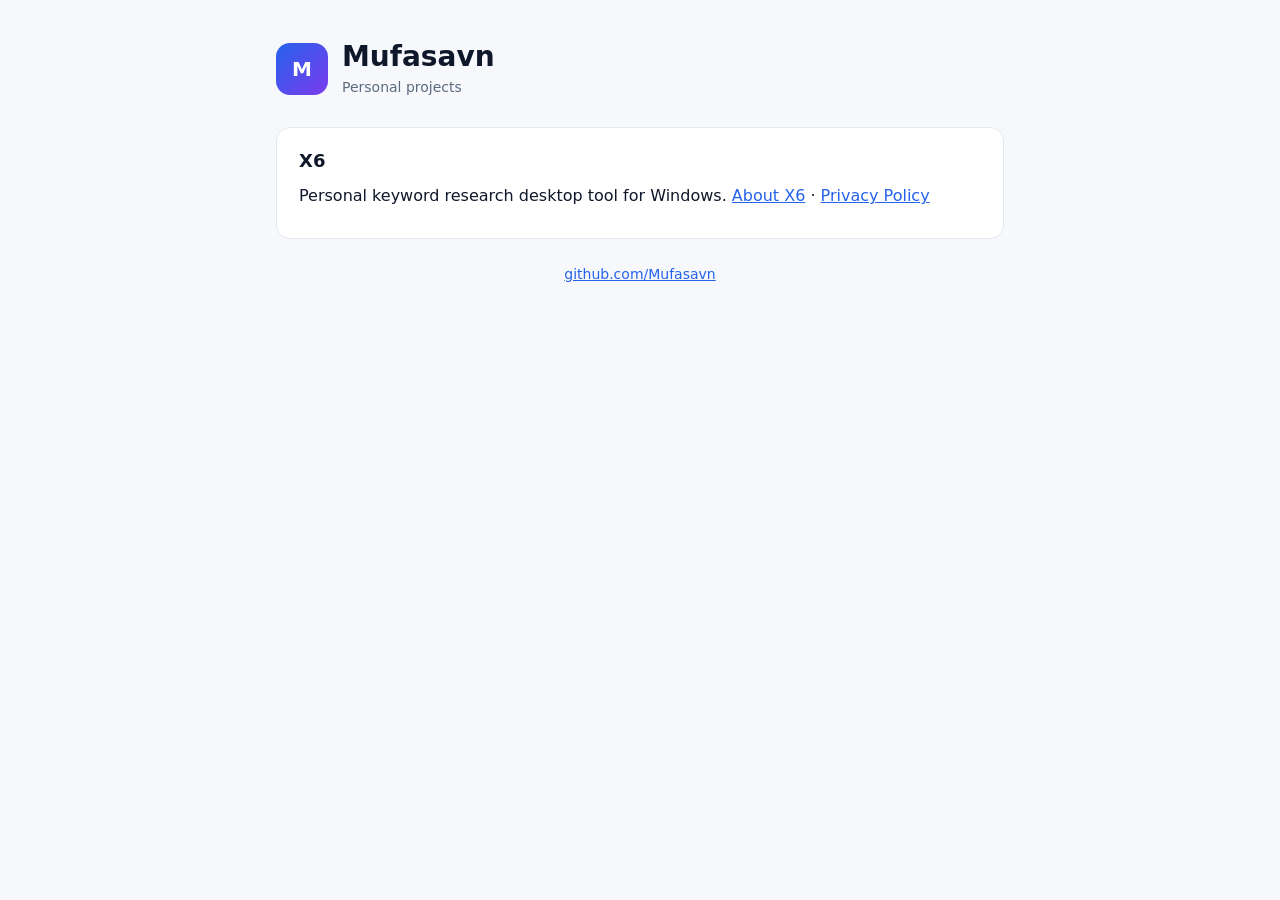
<file: index.html>
<!doctype html>
<html lang="en">
<head>
<meta charset="utf-8">
<meta name="viewport" content="width=device-width, initial-scale=1">
<title>Mufasavn</title>
<link rel="stylesheet" href="x6/style.css">
</head>
<body>
<main>
  <header><div class="logo">M</div><div><h1>Mufasavn</h1><p class="sub">Personal projects</p></div></header>
  <section>
    <h2>X6</h2>
    <p>Personal keyword research desktop tool for Windows. <a href="x6/">About X6</a> · <a href="x6/privacy.html">Privacy Policy</a></p>
  </section>
  <footer><a href="https://github.com/Mufasavn">github.com/Mufasavn</a></footer>
</main>
</body>
</html>
</file>
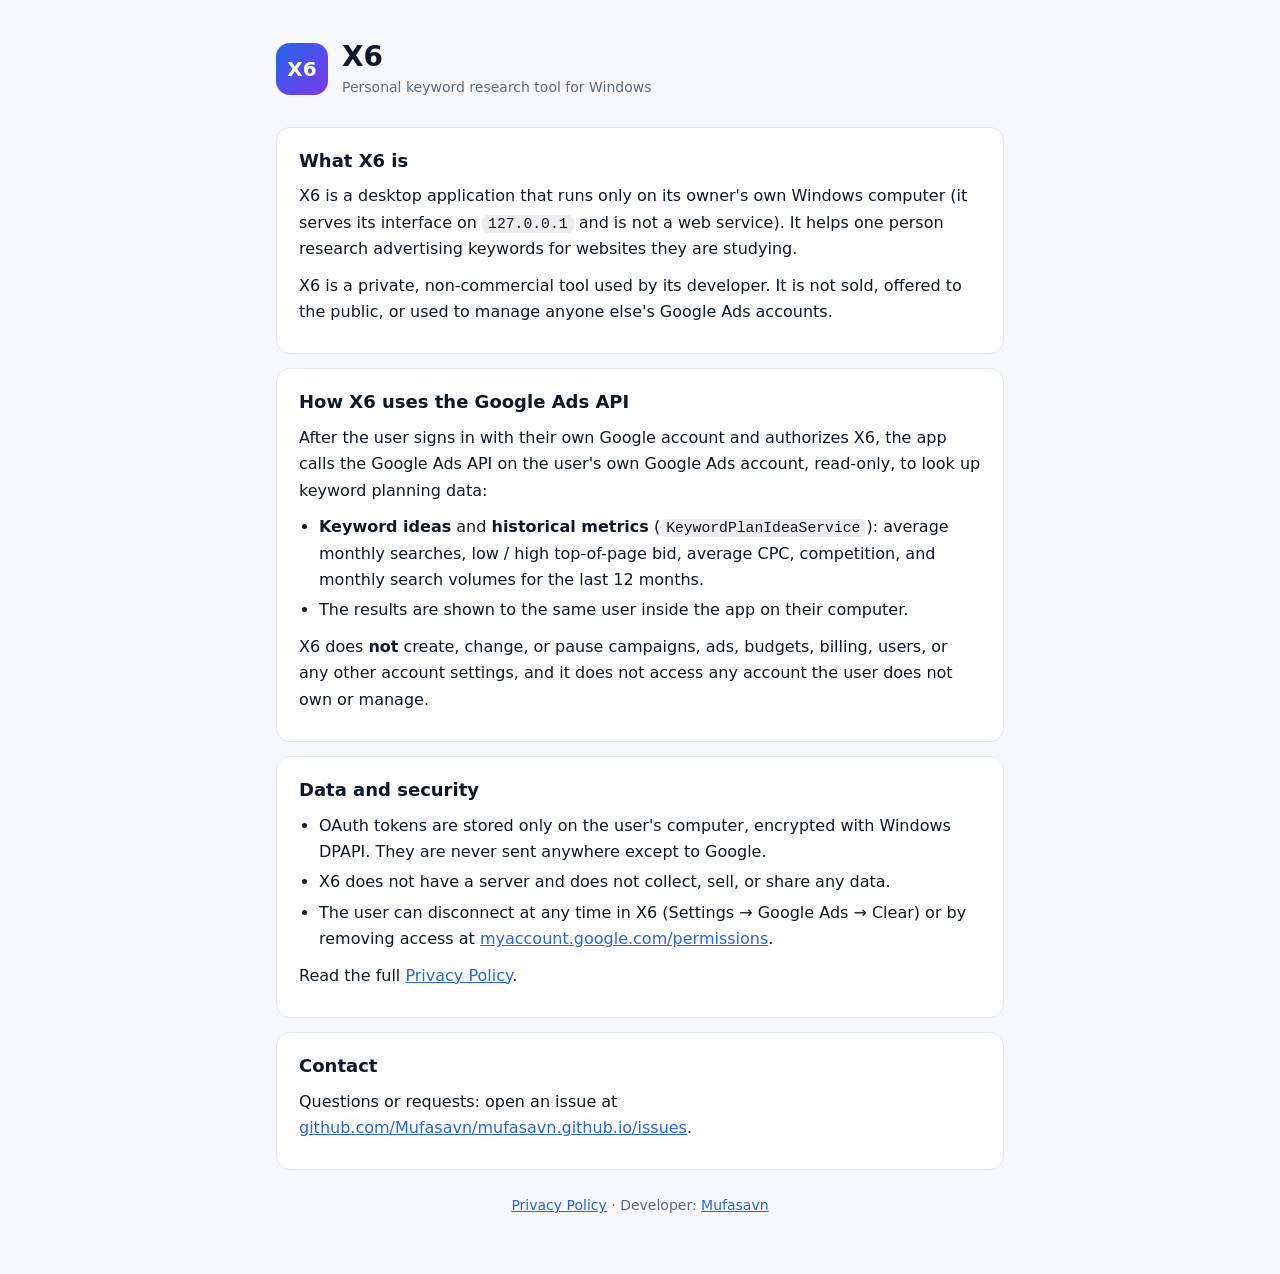
<file: x6/index.html>
<!doctype html>
<html lang="en">
<head>
<meta charset="utf-8">
<meta name="viewport" content="width=device-width, initial-scale=1">
<title>X6 — Keyword research desktop tool</title>
<meta name="description" content="X6 is a personal desktop tool that shows Google Ads Keyword Planner metrics for the user's own Google Ads account.">
<link rel="stylesheet" href="style.css">
</head>
<body>
<main>
  <header><div class="logo">X6</div><div><h1>X6</h1><p class="sub">Personal keyword research tool for Windows</p></div></header>

  <section>
    <h2>What X6 is</h2>
    <p>X6 is a desktop application that runs only on its owner's own Windows computer (it serves its interface on
      <code>127.0.0.1</code> and is not a web service). It helps one person research advertising keywords for websites they are studying.</p>
    <p>X6 is a private, non-commercial tool used by its developer. It is not sold, offered to the public, or used to manage anyone else's Google Ads accounts.</p>
  </section>

  <section>
    <h2>How X6 uses the Google Ads API</h2>
    <p>After the user signs in with their own Google account and authorizes X6, the app calls the Google Ads API on the user's own Google Ads account, read-only, to look up keyword planning data:</p>
    <ul>
      <li><b>Keyword ideas</b> and <b>historical metrics</b> (<code>KeywordPlanIdeaService</code>): average monthly searches, low / high top-of-page bid, average CPC, competition, and monthly search volumes for the last 12 months.</li>
      <li>The results are shown to the same user inside the app on their computer.</li>
    </ul>
    <p>X6 does <b>not</b> create, change, or pause campaigns, ads, budgets, billing, users, or any other account settings, and it does not access any account the user does not own or manage.</p>
  </section>

  <section>
    <h2>Data and security</h2>
    <ul>
      <li>OAuth tokens are stored only on the user's computer, encrypted with Windows DPAPI. They are never sent anywhere except to Google.</li>
      <li>X6 does not have a server and does not collect, sell, or share any data.</li>
      <li>The user can disconnect at any time in X6 (Settings → Google Ads → Clear) or by removing access at <a href="https://myaccount.google.com/permissions">myaccount.google.com/permissions</a>.</li>
    </ul>
    <p>Read the full <a href="privacy.html">Privacy Policy</a>.</p>
  </section>

  <section>
    <h2>Contact</h2>
    <p>Questions or requests: open an issue at <a href="https://github.com/Mufasavn/mufasavn.github.io/issues">github.com/Mufasavn/mufasavn.github.io/issues</a>.</p>
  </section>

  <footer><a href="privacy.html">Privacy Policy</a> · Developer: <a href="https://github.com/Mufasavn">Mufasavn</a></footer>
</main>
</body>
</html>
</file>
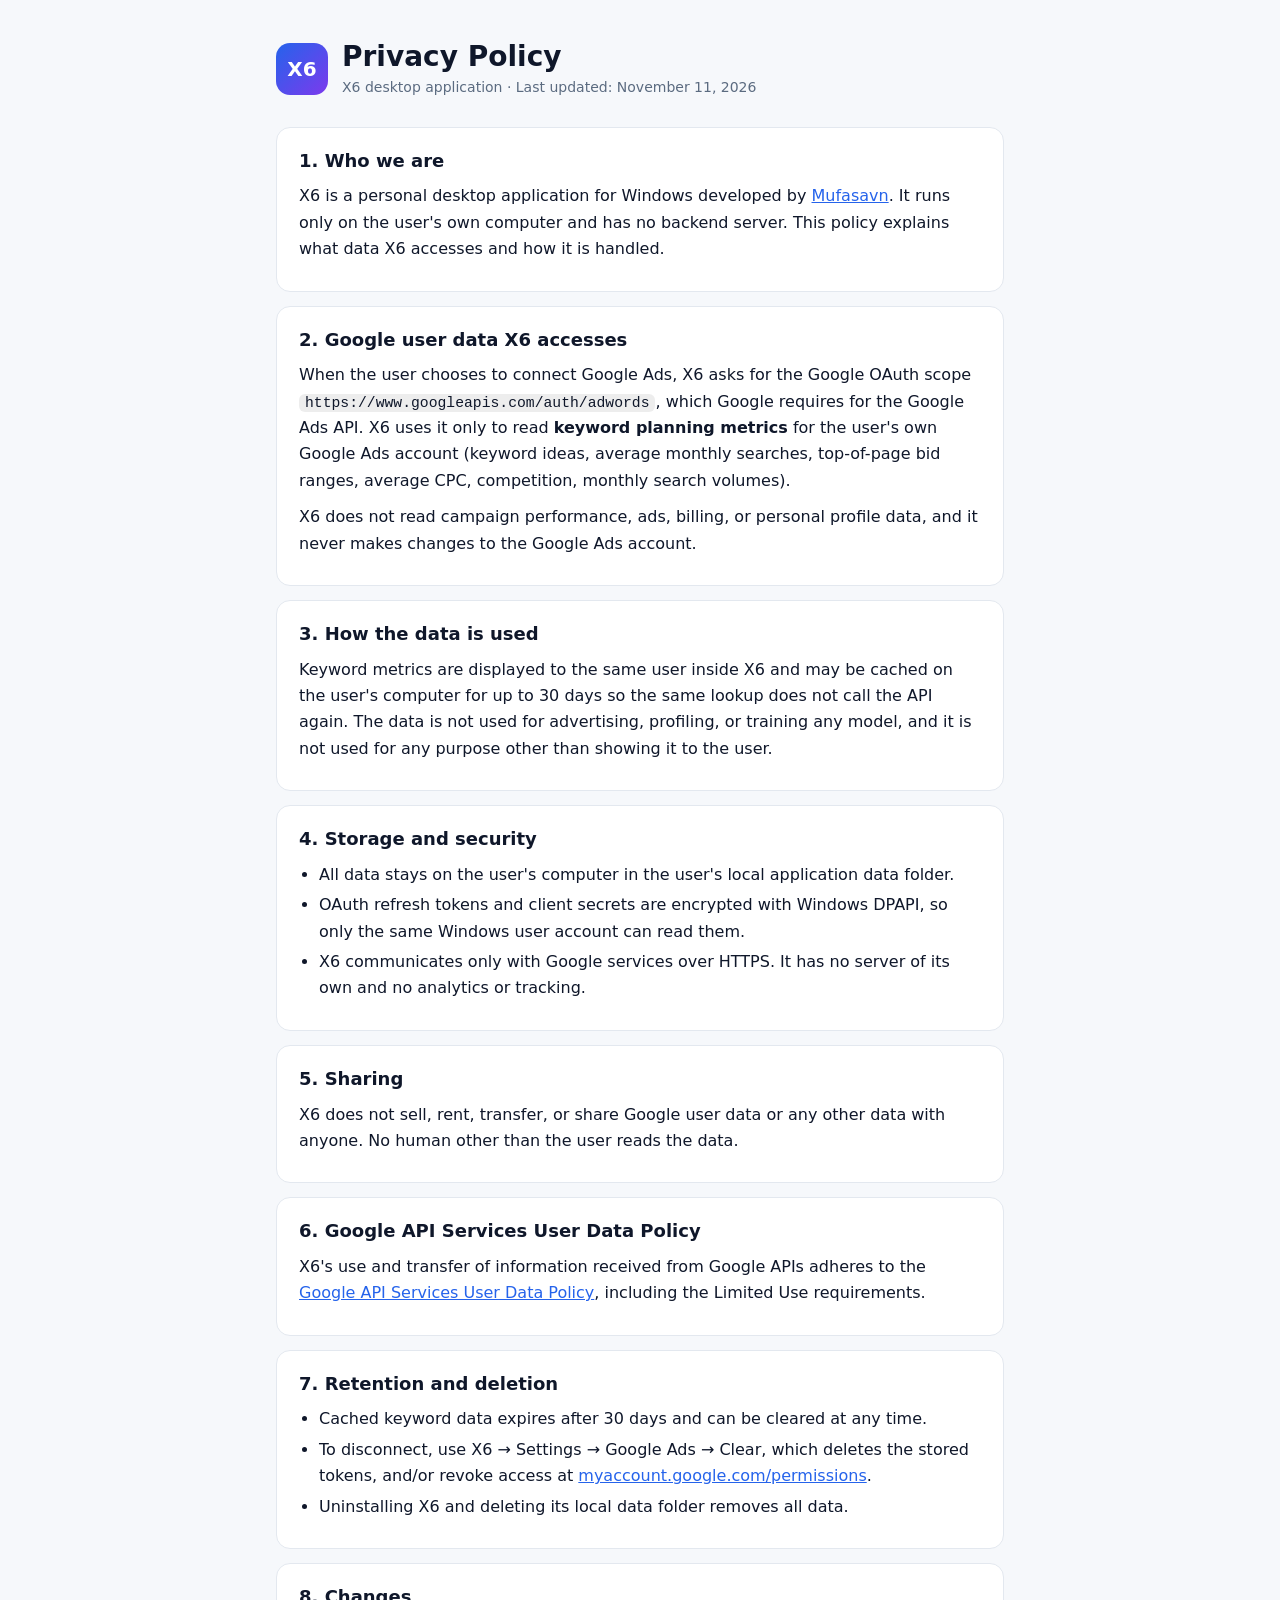
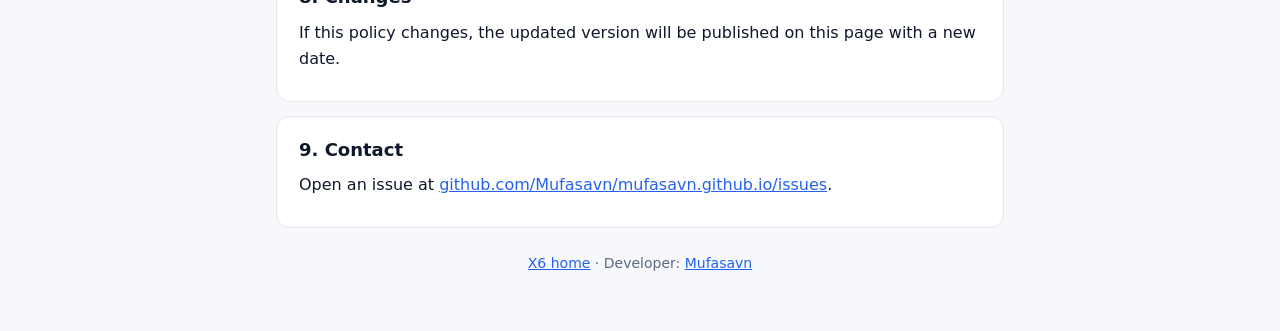
<file: x6/privacy.html>
<!doctype html>
<html lang="en">
<head>
<meta charset="utf-8">
<meta name="viewport" content="width=device-width, initial-scale=1">
<title>X6 — Privacy Policy</title>
<link rel="stylesheet" href="style.css">
</head>
<body>
<main>
  <header><div class="logo">X6</div><div><h1>Privacy Policy</h1><p class="sub">X6 desktop application · Last updated: November 11, 2026</p></div></header>

  <section>
    <h2>1. Who we are</h2>
    <p>X6 is a personal desktop application for Windows developed by <a href="https://github.com/Mufasavn">Mufasavn</a>. It runs only on the user's own computer and has no backend server. This policy explains what data X6 accesses and how it is handled.</p>
  </section>

  <section>
    <h2>2. Google user data X6 accesses</h2>
    <p>When the user chooses to connect Google Ads, X6 asks for the Google OAuth scope
      <code>https://www.googleapis.com/auth/adwords</code>, which Google requires for the Google Ads API. X6 uses it only to read
      <b>keyword planning metrics</b> for the user's own Google Ads account (keyword ideas, average monthly searches, top-of-page bid ranges, average CPC, competition, monthly search volumes).</p>
    <p>X6 does not read campaign performance, ads, billing, or personal profile data, and it never makes changes to the Google Ads account.</p>
  </section>

  <section>
    <h2>3. How the data is used</h2>
    <p>Keyword metrics are displayed to the same user inside X6 and may be cached on the user's computer for up to 30 days so the same lookup does not call the API again. The data is not used for advertising, profiling, or training any model, and it is not used for any purpose other than showing it to the user.</p>
  </section>

  <section>
    <h2>4. Storage and security</h2>
    <ul>
      <li>All data stays on the user's computer in the user's local application data folder.</li>
      <li>OAuth refresh tokens and client secrets are encrypted with Windows DPAPI, so only the same Windows user account can read them.</li>
      <li>X6 communicates only with Google services over HTTPS. It has no server of its own and no analytics or tracking.</li>
    </ul>
  </section>

  <section>
    <h2>5. Sharing</h2>
    <p>X6 does not sell, rent, transfer, or share Google user data or any other data with anyone. No human other than the user reads the data.</p>
  </section>

  <section>
    <h2>6. Google API Services User Data Policy</h2>
    <p>X6's use and transfer of information received from Google APIs adheres to the
      <a href="https://developers.google.com/terms/api-services-user-data-policy">Google API Services User Data Policy</a>, including the Limited Use requirements.</p>
  </section>

  <section>
    <h2>7. Retention and deletion</h2>
    <ul>
      <li>Cached keyword data expires after 30 days and can be cleared at any time.</li>
      <li>To disconnect, use X6 → Settings → Google Ads → Clear, which deletes the stored tokens, and/or revoke access at
        <a href="https://myaccount.google.com/permissions">myaccount.google.com/permissions</a>.</li>
      <li>Uninstalling X6 and deleting its local data folder removes all data.</li>
    </ul>
  </section>

  <section>
    <h2>8. Changes</h2>
    <p>If this policy changes, the updated version will be published on this page with a new date.</p>
  </section>

  <section>
    <h2>9. Contact</h2>
    <p>Open an issue at <a href="https://github.com/Mufasavn/mufasavn.github.io/issues">github.com/Mufasavn/mufasavn.github.io/issues</a>.</p>
  </section>

  <footer><a href="./">X6 home</a> · Developer: <a href="https://github.com/Mufasavn">Mufasavn</a></footer>
</main>
</body>
</html>
</file>
<file: x6/style.css>
:root{--bg:#f6f8fb;--card:#fff;--text:#0f172a;--muted:#5b6b80;--line:#e3e8ef;--acc:#2563eb}
@media (prefers-color-scheme:dark){:root{--bg:#0b0f14;--card:#141a21;--text:#e6ebf1;--muted:#93a1b3;--line:#252d37;--acc:#7aa7ff}}
*{box-sizing:border-box}
body{margin:0;background:var(--bg);color:var(--text);font:16px/1.65 "Segoe UI",system-ui,-apple-system,Roboto,sans-serif}
main{max-width:760px;margin:0 auto;padding:40px 16px 56px}
header{display:flex;align-items:center;gap:14px;margin-bottom:28px}
.logo{width:52px;height:52px;border-radius:14px;background:linear-gradient(135deg,#2563eb,#7c3aed);color:#fff;display:grid;place-items:center;font-weight:800;font-size:20px;flex:none}
h1{margin:0;font-size:28px;line-height:1.2}.sub{margin:2px 0 0;color:var(--muted);font-size:14px}
section{background:var(--card);border:1px solid var(--line);border-radius:14px;padding:18px 22px;margin-bottom:14px}
h2{margin:0 0 8px;font-size:18px}
p{margin:0 0 10px}ul{margin:0 0 10px;padding-left:20px}li{margin:4px 0}
a{color:var(--acc)}code{background:rgba(127,127,127,.14);padding:1px 6px;border-radius:6px;font-size:.92em;word-break:break-all}
footer{margin-top:24px;color:var(--muted);font-size:14px;text-align:center}
</file>
